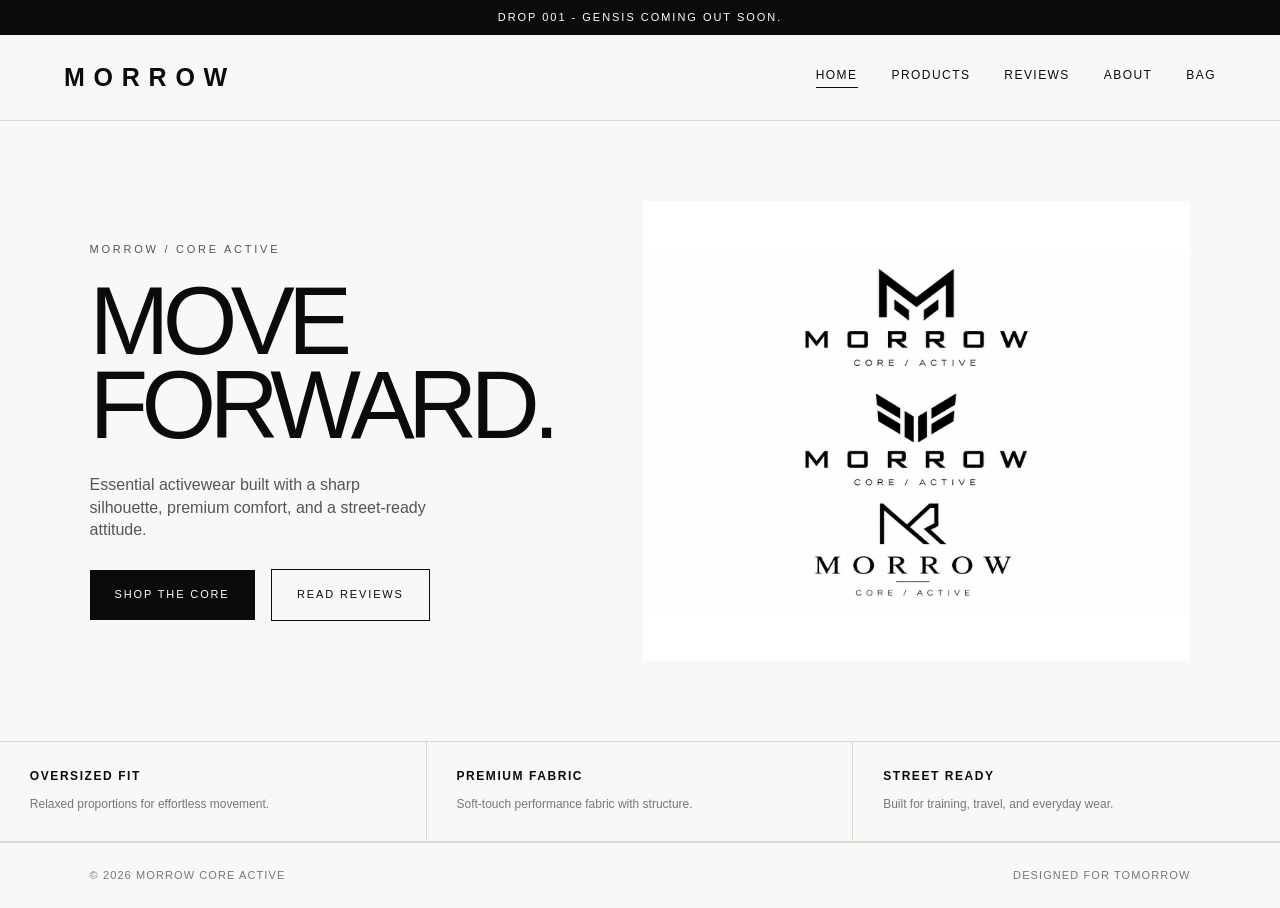
<file: index.html>
<!DOCTYPE html>
<html lang="en">
<head>
  <meta charset="UTF-8" />
  <meta name="viewport" content="width=device-width, initial-scale=1.0" />
  <title>MORROW — Core Active</title>
  <link rel="stylesheet" href="styles.css" />
</head>
<body>
  <div class="announcement">DROP 001 - GENSIS COMING OUT SOON.</div>

  <header>
    <a href="index.html" class="brand">MORROW</a>
    <button class="menu-button" aria-label="Open menu">☰</button>
    <nav>
      <a href="index.html" class="active">Home</a>
      <a href="products.html">Products</a>
      <a href="reviews.html">Reviews</a>
      <a href="about.html">About</a>
      <a href="bag.html">Bag<span class="bag-count" id="bagCount">0</span></a>
    </nav>
  </header>

  <main>
    <section class="hero">
      <div class="hero-copy reveal">
        <div class="eyebrow">Morrow / Core Active</div>
        <h1>Move<br />Forward.</h1>
        <p>Essential activewear built with a sharp silhouette, premium comfort, and a street-ready attitude.</p>
        <a href="products.html" class="button">Shop the core</a>
        <a href="reviews.html" class="button ghost">Read reviews</a>
      </div>
      <div class="hero-image reveal delay-2">
        <img src="[data-uri]" alt="Morrow Core Active logo collection" />
      </div>
    </section>

    <section class="feature-bar">
      <div class="feature reveal"><strong>Oversized fit</strong><span>Relaxed proportions for effortless movement.</span></div>
      <div class="feature reveal delay-1"><strong>Premium fabric</strong><span>Soft-touch performance fabric with structure.</span></div>
      <div class="feature reveal delay-2"><strong>Street ready</strong><span>Built for training, travel, and everyday wear.</span></div>
    </section>
  </main>

  <footer>
    <small>© 2026 Morrow Core Active</small>
    <small>Designed for tomorrow</small>
  </footer>

  <div class="toast" id="toast"></div>
  <script src="script.js"></script>
</body>
</html>
</file>
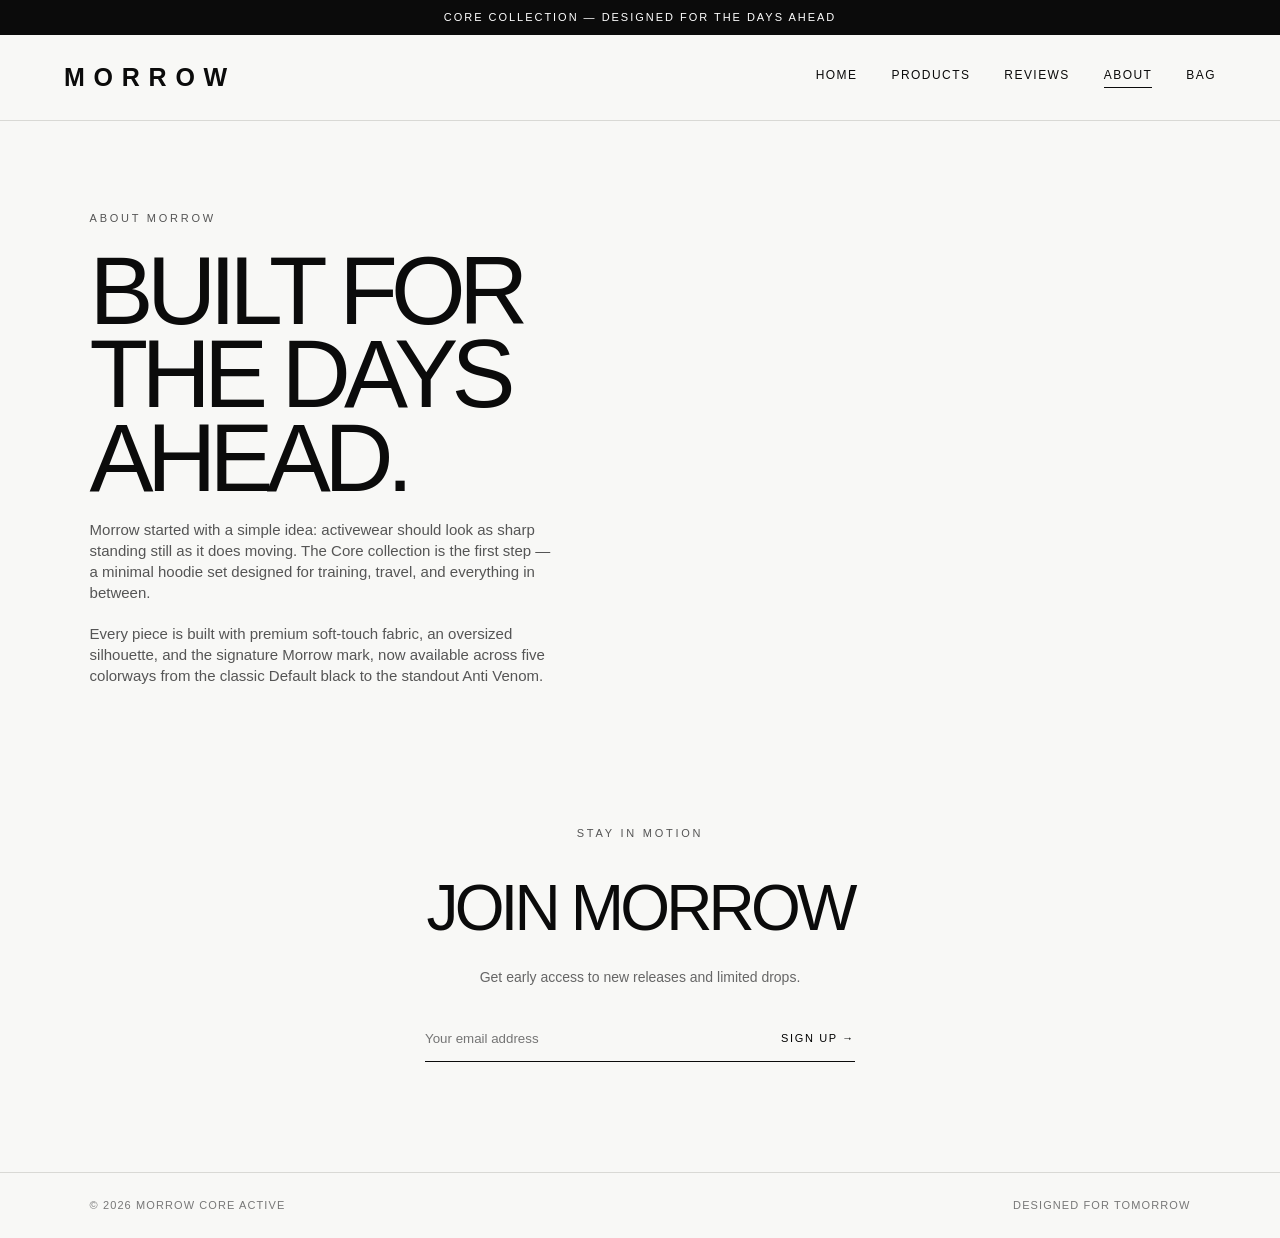
<file: about.html>
<!DOCTYPE html>
<html lang="en">
<head>
  <meta charset="UTF-8" />
  <meta name="viewport" content="width=device-width, initial-scale=1.0" />
  <title>About — MORROW</title>
  <link rel="stylesheet" href="styles.css" />
</head>
<body>
  <div class="announcement">Core collection — designed for the days ahead</div>

  <header>
    <a href="index.html" class="brand">MORROW</a>
    <button class="menu-button" aria-label="Open menu">☰</button>
    <nav>
      <a href="index.html">Home</a>
      <a href="products.html">Products</a>
      <a href="reviews.html">Reviews</a>
      <a href="about.html" class="active">About</a>
      <a href="bag.html">Bag<span class="bag-count" id="bagCount">0</span></a>
    </nav>
  </header>

  <main>
    <section class="about-block reveal">
      <div class="eyebrow">About Morrow</div>
      <h1>Built for the days ahead.</h1>
      <p>Morrow started with a simple idea: activewear should look as sharp standing still as it does moving. The Core collection is the first step — a minimal hoodie set designed for training, travel, and everything in between.</p>
      <p>Every piece is built with premium soft-touch fabric, an oversized silhouette, and the signature Morrow mark, now available across five colorways from the classic Default black to the standout Anti Venom.</p>
    </section>

    <section class="newsletter reveal delay-1">
      <div class="eyebrow">Stay in motion</div>
      <h2>Join Morrow</h2>
      <p>Get early access to new releases and limited drops.</p>
      <form class="signup" id="signupForm">
        <input type="email" placeholder="Your email address" required />
        <button type="submit">Sign up →</button>
      </form>
    </section>
  </main>

  <footer>
    <small>© 2026 Morrow Core Active</small>
    <small>Designed for tomorrow</small>
  </footer>

  <div class="toast" id="toast"></div>
  <script src="script.js"></script>
</body>
</html>
</file>
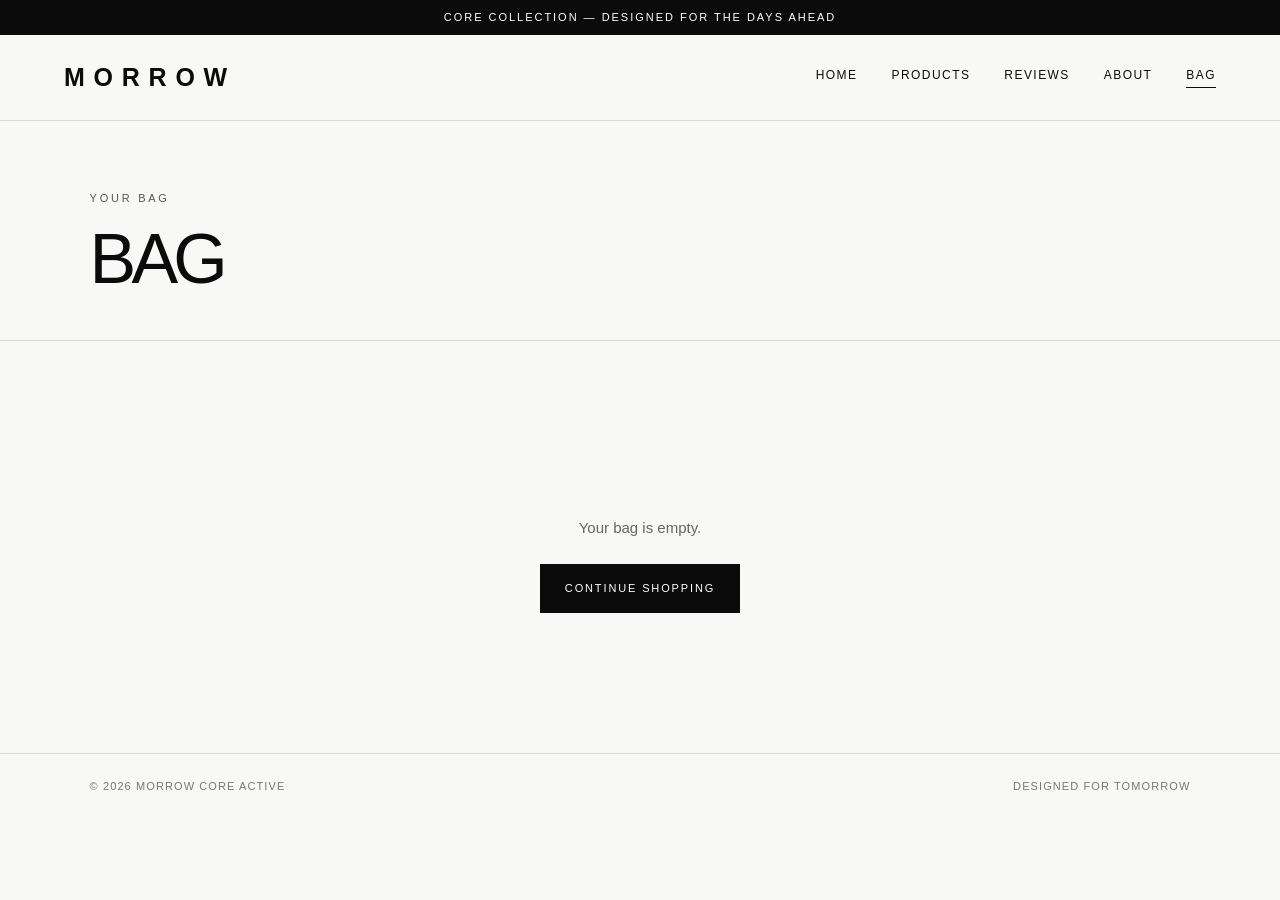
<file: bag.html>
<!DOCTYPE html>
<html lang="en">
<head>
  <meta charset="UTF-8" />
  <meta name="viewport" content="width=device-width, initial-scale=1.0" />
  <title>Your Bag — MORROW</title>
  <link rel="stylesheet" href="styles.css" />
</head>
<body>
  <div class="announcement">Core collection — designed for the days ahead</div>

  <header>
    <a href="index.html" class="brand">MORROW</a>
    <button class="menu-button" aria-label="Open menu">☰</button>
    <nav>
      <a href="index.html">Home</a>
      <a href="products.html">Products</a>
      <a href="reviews.html">Reviews</a>
      <a href="about.html">About</a>
      <a href="bag.html" class="active">Bag<span class="bag-count" id="bagCount">0</span></a>
    </nav>
  </header>

  <main>
    <section class="page-header reveal">
      <div class="eyebrow">Your bag</div>
      <h1>Bag</h1>
    </section>

    <section class="bag-page">
      <div id="bagEmpty" class="bag-empty" style="display:none;">
        <p>Your bag is empty.</p>
        <a href="products.html" class="button">Continue shopping</a>
      </div>

      <div id="bagItems" class="bag-items"></div>

      <div id="bagSummary" class="bag-summary">
        <div class="bag-summary-row">
          <span>Subtotal</span>
          <span id="bagSubtotal">S$0.00</span>
        </div>
        <div class="bag-summary-row">
          <span>Shipping</span>
          <span>Free</span>
        </div>
        <div class="bag-summary-row total">
          <span>Total</span>
          <span id="bagTotal">S$0.00</span>
        </div>
        <a href="checkout.html" id="checkoutLink" class="button" style="text-align:center; margin-top: 10px;">Proceed to checkout</a>
      </div>
    </section>
  </main>

  <footer>
    <small>© 2026 Morrow Core Active</small>
    <small>Designed for tomorrow</small>
  </footer>

  <div class="toast" id="toast"></div>
  <script src="script.js"></script>
</body>
</html>
</file>
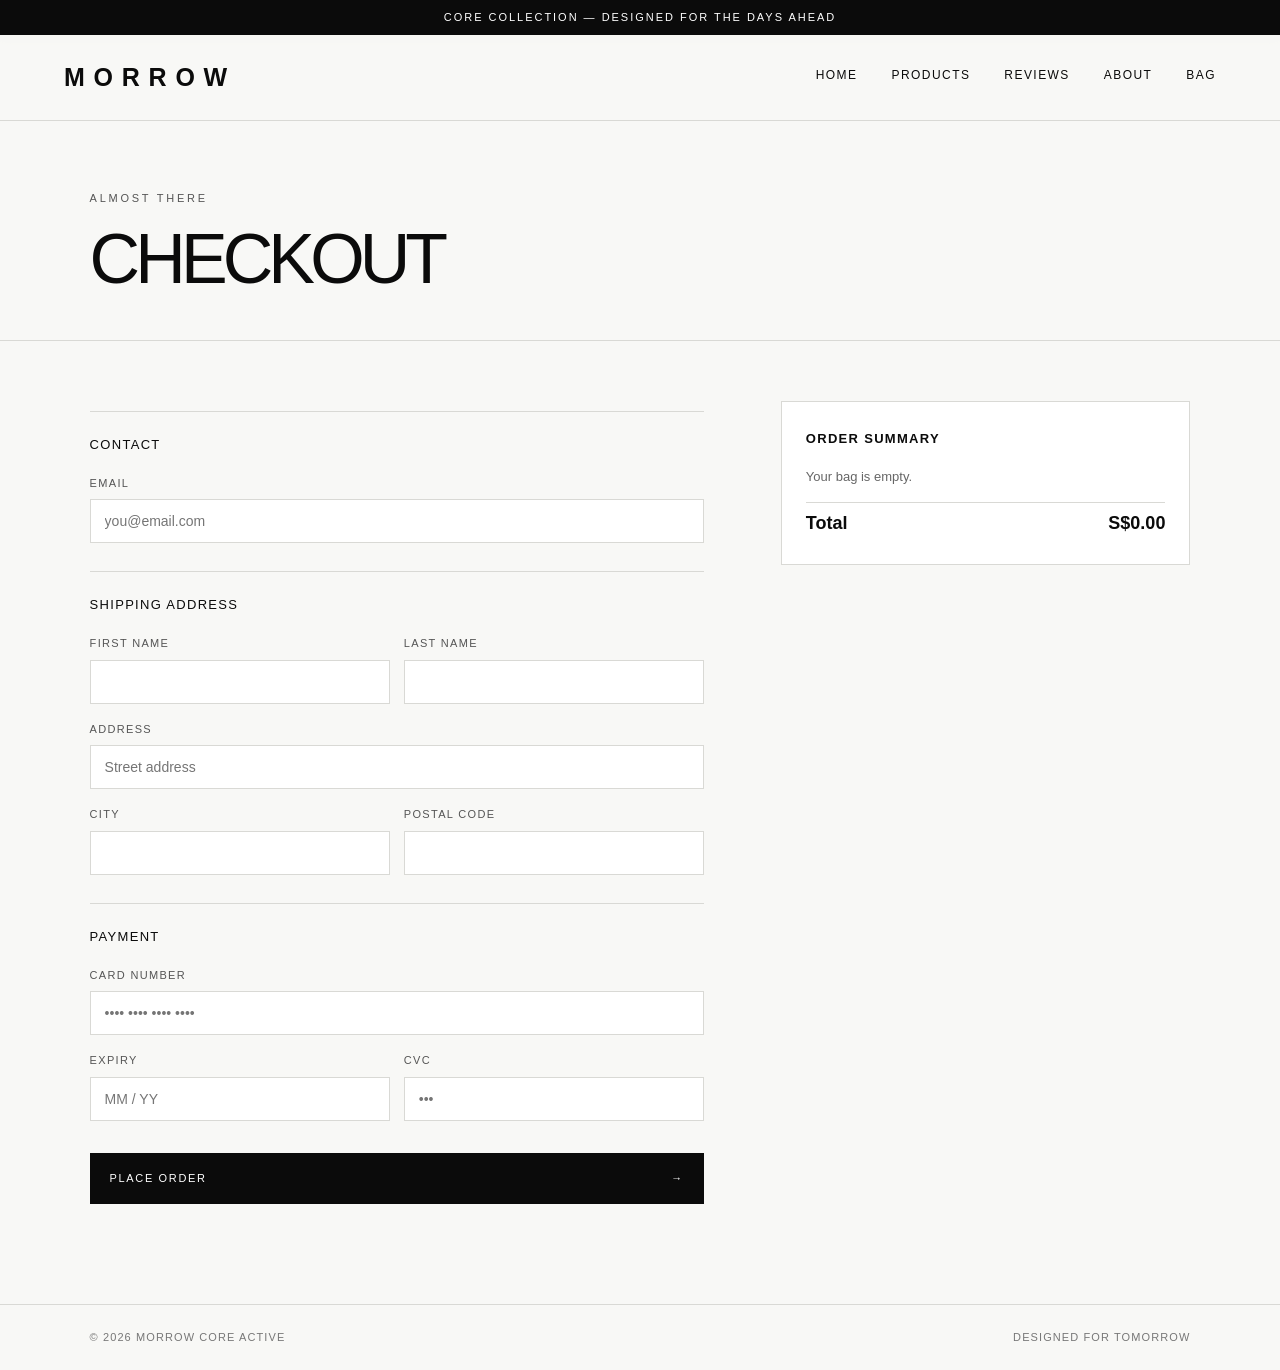
<file: checkout.html>
<!DOCTYPE html>
<html lang="en">
<head>
  <meta charset="UTF-8" />
  <meta name="viewport" content="width=device-width, initial-scale=1.0" />
  <title>Checkout — MORROW</title>
  <link rel="stylesheet" href="styles.css" />
</head>
<body>
  <div class="announcement">Core collection — designed for the days ahead</div>

  <header>
    <a href="index.html" class="brand">MORROW</a>
    <button class="menu-button" aria-label="Open menu">☰</button>
    <nav>
      <a href="index.html">Home</a>
      <a href="products.html">Products</a>
      <a href="reviews.html">Reviews</a>
      <a href="about.html">About</a>
      <a href="bag.html">Bag<span class="bag-count" id="bagCount">0</span></a>
    </nav>
  </header>

  <main>
    <section class="page-header reveal">
      <div class="eyebrow">Almost there</div>
      <h1>Checkout</h1>
    </section>

    <div id="checkoutStep">
      <section class="checkout-grid">
        <form class="checkout-form" id="checkoutForm">
          <div class="form-section-title">Contact</div>
          <div class="form-row">
            <label>Email</label>
            <input type="email" required placeholder="you@email.com" />
          </div>

          <div class="form-section-title">Shipping address</div>
          <div class="form-row two-col">
            <div class="form-row">
              <label>First name</label>
              <input type="text" required />
            </div>
            <div class="form-row">
              <label>Last name</label>
              <input type="text" required />
            </div>
          </div>
          <div class="form-row">
            <label>Address</label>
            <input type="text" required placeholder="Street address" />
          </div>
          <div class="form-row two-col">
            <div class="form-row">
              <label>City</label>
              <input type="text" required />
            </div>
            <div class="form-row">
              <label>Postal code</label>
              <input type="text" required />
            </div>
          </div>

          <div class="form-section-title">Payment</div>
          <div class="form-row">
            <label>Card number</label>
            <input type="text" required placeholder="•••• •••• •••• ••••" inputmode="numeric" maxlength="19" />
          </div>
          <div class="form-row two-col">
            <div class="form-row">
              <label>Expiry</label>
              <input type="text" required placeholder="MM / YY" />
            </div>
            <div class="form-row">
              <label>CVC</label>
              <input type="text" required placeholder="•••" inputmode="numeric" maxlength="4" />
            </div>
          </div>

          <button type="submit" class="bag-button">
            <span>Place order</span>
            <span>→</span>
          </button>
        </form>

        <div class="order-summary reveal delay-1">
          <h3>Order summary</h3>
          <div id="checkoutSummary"></div>
          <div class="bag-summary-row total" style="margin-top: 16px;">
            <span>Total</span>
            <span id="checkoutTotal">S$0.00</span>
          </div>
        </div>
      </section>
    </div>

    <div id="checkoutSuccess" class="checkout-success" style="display:none;">
      <div class="checkmark">✓</div>
      <h1>Order placed</h1>
      <p>Thanks for shopping with Morrow — a confirmation has been sent to your email.</p>
      <a href="index.html" class="button">Back to home</a>
    </div>
  </main>

  <footer>
    <small>© 2026 Morrow Core Active</small>
    <small>Designed for tomorrow</small>
  </footer>

  <div class="toast" id="toast"></div>
  <script src="script.js"></script>
</body>
</html>
</file>
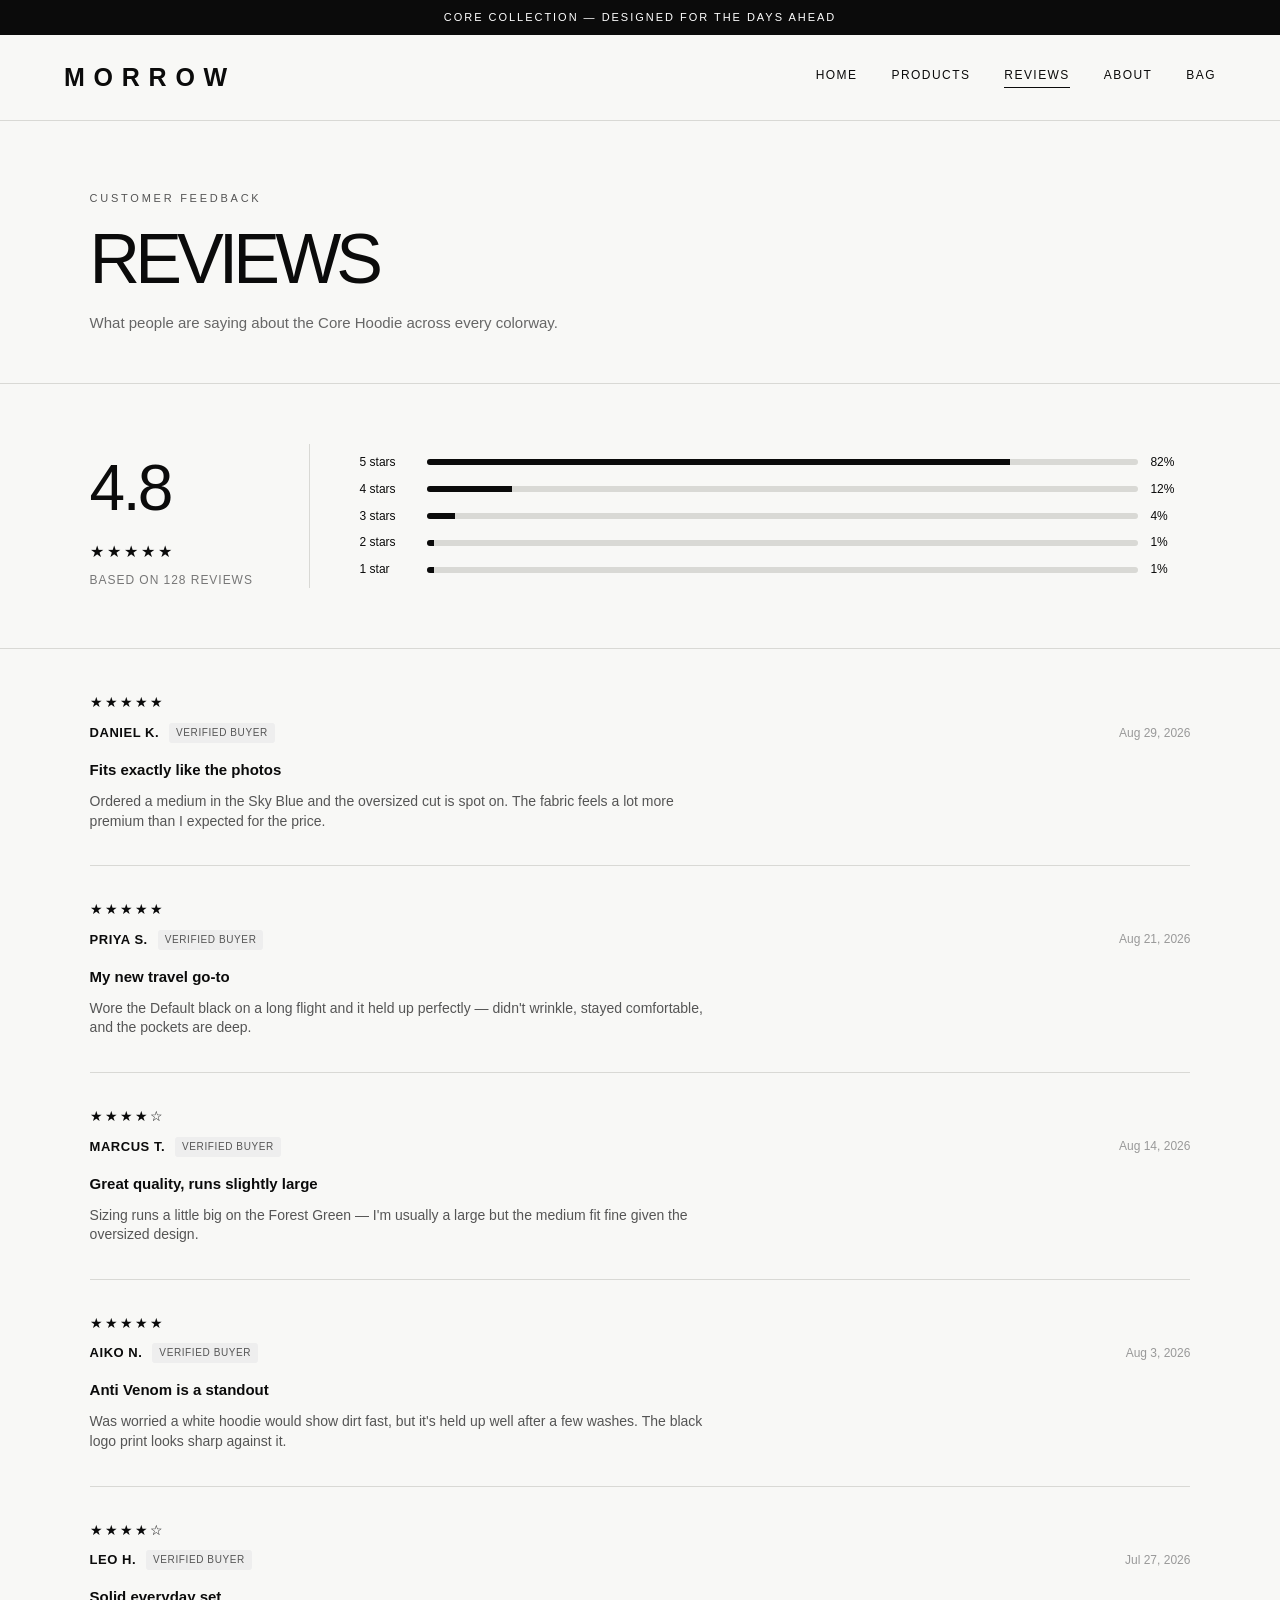
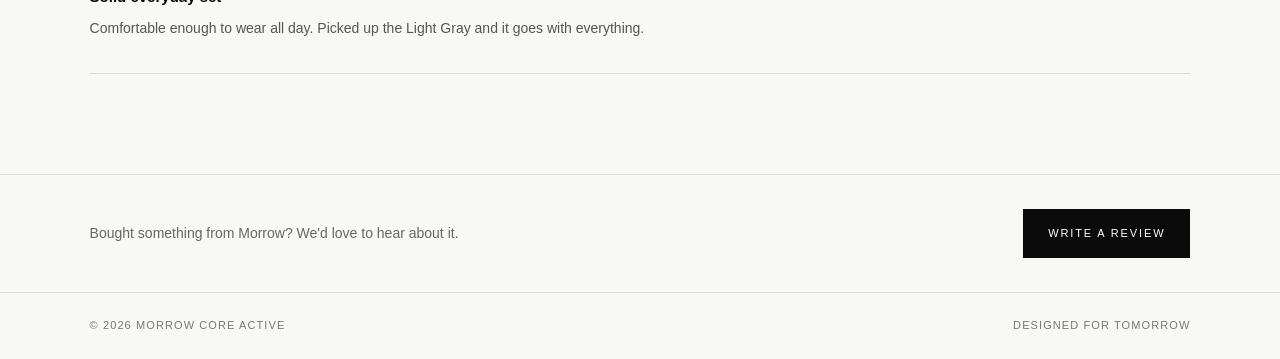
<file: reviews.html>
<!DOCTYPE html>
<html lang="en">
<head>
  <meta charset="UTF-8" />
  <meta name="viewport" content="width=device-width, initial-scale=1.0" />
  <title>Reviews — MORROW</title>
  <link rel="stylesheet" href="styles.css" />
</head>
<body>
  <div class="announcement">Core collection — designed for the days ahead</div>

  <header>
    <a href="index.html" class="brand">MORROW</a>
    <button class="menu-button" aria-label="Open menu">☰</button>
    <nav>
      <a href="index.html">Home</a>
      <a href="products.html">Products</a>
      <a href="reviews.html" class="active">Reviews</a>
      <a href="about.html">About</a>
      <a href="bag.html">Bag<span class="bag-count" id="bagCount">0</span></a>
    </nav>
  </header>

  <main>
    <section class="page-header reveal">
      <div class="eyebrow">Customer feedback</div>
      <h1>Reviews</h1>
      <p>What people are saying about the Core Hoodie across every colorway.</p>
    </section>

    <section class="review-summary">
      <div class="review-score reveal">
        <div class="big">4.8</div>
        <div class="stars">★★★★★</div>
        <div class="count">Based on 128 reviews</div>
      </div>

      <div class="rating-bars reveal delay-1">
        <div class="rating-bar-row">
          <span>5 stars</span>
          <div class="rating-bar-track"><div class="rating-bar-fill" style="--target-width: 82%;"></div></div>
          <span>82%</span>
        </div>
        <div class="rating-bar-row">
          <span>4 stars</span>
          <div class="rating-bar-track"><div class="rating-bar-fill" style="--target-width: 12%;"></div></div>
          <span>12%</span>
        </div>
        <div class="rating-bar-row">
          <span>3 stars</span>
          <div class="rating-bar-track"><div class="rating-bar-fill" style="--target-width: 4%;"></div></div>
          <span>4%</span>
        </div>
        <div class="rating-bar-row">
          <span>2 stars</span>
          <div class="rating-bar-track"><div class="rating-bar-fill" style="--target-width: 1%;"></div></div>
          <span>1%</span>
        </div>
        <div class="rating-bar-row">
          <span>1 star</span>
          <div class="rating-bar-track"><div class="rating-bar-fill" style="--target-width: 1%;"></div></div>
          <span>1%</span>
        </div>
      </div>
    </section>

    <section class="review-list">
      <div class="review-card reveal">
        <div class="stars">★★★★★</div>
        <div class="review-meta">
          <span class="review-name">Daniel K.</span>
          <span class="verified">Verified buyer</span>
          <span class="review-date">Aug 29, 2026</span>
        </div>
        <div class="review-title">Fits exactly like the photos</div>
        <p class="review-body">Ordered a medium in the Sky Blue and the oversized cut is spot on. The fabric feels a lot more premium than I expected for the price.</p>
      </div>

      <div class="review-card reveal delay-1">
        <div class="stars">★★★★★</div>
        <div class="review-meta">
          <span class="review-name">Priya S.</span>
          <span class="verified">Verified buyer</span>
          <span class="review-date">Aug 21, 2026</span>
        </div>
        <div class="review-title">My new travel go-to</div>
        <p class="review-body">Wore the Default black on a long flight and it held up perfectly — didn't wrinkle, stayed comfortable, and the pockets are deep.</p>
      </div>

      <div class="review-card reveal delay-2">
        <div class="stars">★★★★☆</div>
        <div class="review-meta">
          <span class="review-name">Marcus T.</span>
          <span class="verified">Verified buyer</span>
          <span class="review-date">Aug 14, 2026</span>
        </div>
        <div class="review-title">Great quality, runs slightly large</div>
        <p class="review-body">Sizing runs a little big on the Forest Green — I'm usually a large but the medium fit fine given the oversized design.</p>
      </div>

      <div class="review-card reveal delay-3">
        <div class="stars">★★★★★</div>
        <div class="review-meta">
          <span class="review-name">Aiko N.</span>
          <span class="verified">Verified buyer</span>
          <span class="review-date">Aug 3, 2026</span>
        </div>
        <div class="review-title">Anti Venom is a standout</div>
        <p class="review-body">Was worried a white hoodie would show dirt fast, but it's held up well after a few washes. The black logo print looks sharp against it.</p>
      </div>

      <div class="review-card reveal delay-4">
        <div class="stars">★★★★☆</div>
        <div class="review-meta">
          <span class="review-name">Leo H.</span>
          <span class="verified">Verified buyer</span>
          <span class="review-date">Jul 27, 2026</span>
        </div>
        <div class="review-title">Solid everyday set</div>
        <p class="review-body">Comfortable enough to wear all day. Picked up the Light Gray and it goes with everything.</p>
      </div>
    </section>

    <div class="write-review reveal">
      <p>Bought something from Morrow? We'd love to hear about it.</p>
      <a href="about.html" class="button">Write a review</a>
    </div>
  </main>

  <footer>
    <small>© 2026 Morrow Core Active</small>
    <small>Designed for tomorrow</small>
  </footer>

  <div class="toast" id="toast"></div>
  <script src="script.js"></script>
</body>
</html>
</file>
<file: styles.css>
:root {
  --black: #0b0b0b;
  --white: #f8f8f6;
  --line: #d9d9d5;
}

* { box-sizing: border-box; margin: 0; padding: 0; }

html { scroll-behavior: smooth; }

body {
  background: var(--white);
  color: var(--black);
  font-family: Arial, Helvetica, sans-serif;
  line-height: 1.4;
  animation: pageFadeIn 0.5s ease;
}

@keyframes pageFadeIn {
  from { opacity: 0; }
  to { opacity: 1; }
}

a { color: inherit; text-decoration: none; }
button { border: 0; cursor: pointer; font: inherit; }

/* ---------- Fade-in-on-scroll ---------- */
.reveal {
  opacity: 0;
  transform: translateY(36px);
  transition: opacity 0.8s ease, transform 0.8s ease;
}
.reveal.in-view {
  opacity: 1;
  transform: translateY(0);
}
.reveal.delay-1 { transition-delay: 0.08s; }
.reveal.delay-2 { transition-delay: 0.16s; }
.reveal.delay-3 { transition-delay: 0.24s; }
.reveal.delay-4 { transition-delay: 0.32s; }
.reveal.delay-5 { transition-delay: 0.4s; }

/* ---------- Announcement ---------- */
.announcement {
  background: var(--black);
  color: white;
  font-size: 11px;
  letter-spacing: 0.18em;
  padding: 10px 5%;
  text-align: center;
  text-transform: uppercase;
}

/* ---------- Header / nav ---------- */
header {
  align-items: center;
  border-bottom: 1px solid var(--line);
  display: flex;
  justify-content: space-between;
  padding: 25px 5%;
  position: sticky;
  top: 0;
  background: rgba(248,248,246,0.92);
  backdrop-filter: blur(6px);
  z-index: 50;
  transition: box-shadow 0.3s ease;
}

.brand {
  font-size: 25px;
  font-weight: 700;
  letter-spacing: 0.35em;
  transition: opacity 0.2s ease;
}
.brand:hover { opacity: 0.6; }

nav { display: flex; gap: 34px; font-size: 12px; letter-spacing: 0.12em; text-transform: uppercase; }

nav a {
  position: relative;
  padding-bottom: 4px;
}

nav a::after {
  content: "";
  position: absolute;
  left: 0;
  bottom: 0;
  width: 0%;
  height: 1px;
  background: var(--black);
  transition: width 0.25s ease;
}

nav a:hover::after,
nav a.active::after {
  width: 100%;
}

.menu-button { background: transparent; display: none; font-size: 22px; }

/* ---------- Buttons ---------- */
.button {
  background: var(--black);
  color: white;
  display: inline-block;
  font-size: 11px;
  letter-spacing: 0.17em;
  padding: 17px 25px;
  text-transform: uppercase;
  transition: background 0.25s ease, transform 0.25s ease, box-shadow 0.25s ease;
}
.button:hover {
  background: #333;
  transform: translateY(-3px);
  box-shadow: 0 10px 22px rgba(0,0,0,0.18);
}
.button.ghost {
  background: transparent;
  border: 1px solid var(--black);
  color: var(--black);
  margin-left: 12px;
}
.button.ghost:hover { background: var(--black); color: white; }

/* ---------- Hero ---------- */
.hero {
  align-items: center;
  display: grid;
  gap: 7vw;
  grid-template-columns: 0.9fr 1.1fr;
  min-height: 620px;
  padding: 70px 7%;
  overflow: hidden;
}
.hero-copy { max-width: 490px; }
.eyebrow {
  color: #555;
  font-size: 11px;
  letter-spacing: 0.25em;
  margin-bottom: 22px;
  text-transform: uppercase;
}
h1 {
  font-size: clamp(50px, 7.5vw, 104px);
  font-weight: 500;
  letter-spacing: -0.07em;
  line-height: 0.87;
  text-transform: uppercase;
}
.hero-copy p { color: #555; font-size: 16px; margin: 28px 0; max-width: 340px; }

.hero-image {
  align-items: center;
  background: #fff;
  display: flex;
  justify-content: center;
  min-height: 460px;
  overflow: hidden;
}
.hero-image img {
  height: 100%;
  max-height: 540px;
  object-fit: contain;
  width: 100%;
  transition: transform 0.6s ease;
}
.hero-image:hover img { transform: scale(1.035); }

/* ---------- Feature bar ---------- */
.feature-bar {
  border-bottom: 1px solid var(--line);
  border-top: 1px solid var(--line);
  display: grid;
  grid-template-columns: repeat(3, 1fr);
}
.feature {
  border-right: 1px solid var(--line);
  padding: 26px 7%;
  transition: background 0.25s ease;
}
.feature:hover { background: #f1f1ef; }
.feature:last-child { border-right: 0; }
.feature strong { display: block; font-size: 12px; letter-spacing: 0.13em; margin-bottom: 7px; text-transform: uppercase; }
.feature span { color: #777; font-size: 12px; }

/* ---------- Page header ---------- */
.page-header { border-bottom: 1px solid var(--line); padding: 70px 7% 50px; }
.page-header h1 { font-size: clamp(40px, 6vw, 70px); }
.page-header p { color: #666; font-size: 15px; margin-top: 22px; max-width: 480px; }

/* ---------- Product ---------- */
.product {
  display: grid;
  gap: 7vw;
  grid-template-columns: 1.15fr 0.85fr;
  padding: 90px 7%;
}
.product-visual {
  background: #fff;
  min-height: 570px;
  overflow: hidden;
  position: relative;
}
.product-visual img {
  height: 100%;
  object-fit: contain;
  width: 100%;
  opacity: 1;
  transition: opacity 0.35s ease;
}
.product-visual img.fading { opacity: 0; }

.product-info { align-self: center; max-width: 450px; }
.product-info h2 {
  font-size: clamp(32px, 5vw, 58px);
  font-weight: 500;
  letter-spacing: -0.06em;
  line-height: 0.95;
  margin-bottom: 18px;
  text-transform: uppercase;
}
.price {
  font-size: 20px;
  margin-bottom: 24px;
  transition: opacity 0.2s ease, transform 0.2s ease;
}
.price.bump { transform: scale(1.08); }

.rating-line { align-items: center; display: flex; gap: 10px; margin-bottom: 22px; }
.rating-line .stars { color: var(--black); font-size: 14px; letter-spacing: 2px; }
.rating-line a { color: #666; font-size: 12px; text-decoration: underline; }

.description { color: #666; font-size: 15px; margin-bottom: 30px; max-width: 390px; }
.label { display: block; font-size: 11px; letter-spacing: 0.17em; margin-bottom: 13px; text-transform: uppercase; }

.colors { display: flex; gap: 12px; margin-bottom: 12px; }
.color {
  border: 1px solid var(--line);
  border-radius: 50%;
  height: 36px;
  width: 36px;
  padding: 0;
  position: relative;
  transition: transform 0.2s ease, box-shadow 0.2s ease;
}
.color:hover { transform: translateY(-3px) scale(1.05); }
.color.active {
  box-shadow: 0 0 0 2px var(--white), 0 0 0 3px var(--black);
}
.color.white-swatch { border: 1px solid #ccc; }
.color-name { color: #666; font-size: 12px; margin-bottom: 26px; margin-top: -4px; }

.sizes { display: flex; gap: 8px; margin-bottom: 28px; }
.size {
  background: transparent;
  border: 1px solid var(--line);
  min-width: 48px;
  padding: 13px 10px;
  transition: all 0.2s ease;
}
.size:hover { transform: translateY(-2px); }
.size.active { background: var(--black); border-color: var(--black); color: white; }

.bag-button {
  align-items: center;
  background: var(--black);
  color: white;
  display: flex;
  font-size: 11px;
  justify-content: space-between;
  letter-spacing: 0.15em;
  padding: 18px 20px;
  text-transform: uppercase;
  width: 100%;
  transition: background 0.25s ease, transform 0.15s ease;
}
.bag-button:hover { background: #333; }
.bag-button:active { transform: scale(0.98); }
.bag-button span:last-child { transition: transform 0.25s ease; }
.bag-button:hover span:last-child { transform: translateX(5px); }

/* ---------- Details ---------- */
.details {
  background: var(--black);
  color: white;
  display: grid;
  gap: 70px;
  grid-template-columns: 0.7fr 1fr;
  padding: 100px 7%;
}
.details h2 { font-size: clamp(42px, 6vw, 82px); font-weight: 400; letter-spacing: -0.07em; line-height: 0.9; text-transform: uppercase; }
.details-copy { align-self: center; display: grid; gap: 30px; }
.detail-row {
  border-top: 1px solid #444;
  display: grid;
  gap: 20px;
  grid-template-columns: 150px 1fr;
  padding-top: 18px;
  transition: padding-left 0.25s ease;
}
.detail-row:hover { padding-left: 8px; }
.detail-row strong { font-size: 11px; letter-spacing: 0.16em; text-transform: uppercase; }
.detail-row span { color: #b7b7b7; font-size: 14px; }

/* ---------- Reviews ---------- */
.review-summary {
  align-items: center;
  border-bottom: 1px solid var(--line);
  display: grid;
  gap: 50px;
  grid-template-columns: 220px 1fr;
  padding: 60px 7%;
}
.review-score { border-right: 1px solid var(--line); padding-right: 50px; }
.review-score .big { font-size: 64px; font-weight: 500; letter-spacing: -0.04em; }
.review-score .stars { color: var(--black); font-size: 16px; letter-spacing: 3px; margin: 8px 0; }
.review-score .count { color: #777; font-size: 12px; letter-spacing: 0.08em; text-transform: uppercase; }

.rating-bars { display: grid; gap: 10px; }
.rating-bar-row { align-items: center; display: grid; gap: 12px; grid-template-columns: 55px 1fr 40px; font-size: 12px; }
.rating-bar-track { background: var(--line); height: 6px; overflow: hidden; border-radius: 3px; }
.rating-bar-fill {
  background: var(--black);
  height: 100%;
  width: 0%;
  transition: width 1.1s cubic-bezier(0.22,0.9,0.3,1);
}
.rating-bar-fill.filled { width: var(--target-width); }

.review-list { display: grid; gap: 0; padding: 10px 7% 100px; }
.review-card {
  border-bottom: 1px solid var(--line);
  display: grid;
  gap: 6px;
  padding: 34px 0;
  transition: transform 0.25s ease, background 0.25s ease;
}
.review-card:hover { background: #f6f6f4; transform: translateX(4px); }
.review-card .stars { color: var(--black); font-size: 14px; letter-spacing: 2px; }
.review-card .review-meta { align-items: center; display: flex; gap: 10px; margin-top: 4px; }
.review-card .review-name { font-size: 13px; font-weight: bold; letter-spacing: 0.04em; text-transform: uppercase; }
.review-card .verified { background: #eee; border-radius: 3px; color: #555; font-size: 10px; letter-spacing: 0.06em; padding: 3px 7px; text-transform: uppercase; }
.review-card .review-date { color: #999; font-size: 12px; margin-left: auto; }
.review-card .review-title { font-size: 15px; font-weight: bold; margin-top: 10px; }
.review-card .review-body { color: #555; font-size: 14px; margin-top: 6px; max-width: 640px; }

.write-review { align-items: center; border-top: 1px solid var(--line); display: flex; justify-content: space-between; padding: 34px 7%; }
.write-review p { color: #666; font-size: 14px; }

/* ---------- About ---------- */
.about-block { padding: 90px 7% 50px; max-width: 650px; }
.about-block p { color: #555; font-size: 15px; margin-top: 20px; }

.newsletter { padding: 90px 7% 110px; text-align: center; }
.newsletter h2 { font-size: clamp(35px, 5vw, 65px); font-weight: 400; letter-spacing: -0.06em; margin-bottom: 15px; text-transform: uppercase; }
.newsletter p { color: #666; font-size: 14px; margin: 0 auto 28px; }

.signup { border-bottom: 1px solid var(--black); display: flex; margin: auto; max-width: 430px; transition: border-color 0.25s ease; }
.signup:focus-within { border-color: #666; }
.signup input { background: transparent; border: 0; flex: 1; outline: 0; padding: 15px 0; }
.signup button {
  background: transparent;
  font-size: 11px;
  letter-spacing: 0.15em;
  text-transform: uppercase;
  transition: transform 0.2s ease;
}
.signup button:hover { transform: translateX(4px); }

/* ---------- Footer ---------- */
footer {
  align-items: center;
  border-top: 1px solid var(--line);
  display: flex;
  justify-content: space-between;
  padding: 25px 7%;
}
footer small { color: #777; font-size: 11px; letter-spacing: 0.1em; text-transform: uppercase; }

/* ---------- Toast ---------- */
.toast {
  background: var(--black);
  bottom: 25px;
  color: white;
  font-size: 12px;
  left: 50%;
  letter-spacing: 0.08em;
  opacity: 0;
  padding: 15px 20px;
  pointer-events: none;
  position: fixed;
  text-transform: uppercase;
  transform: translate(-50%, 20px);
  transition: all 0.3s ease;
  z-index: 60;
}
.toast.show { opacity: 1; transform: translate(-50%, 0); }

/* ---------- Cart badge ---------- */
.bag-count {
  background: var(--black);
  border-radius: 50%;
  color: white;
  display: inline-flex;
  align-items: center;
  justify-content: center;
  font-size: 10px;
  height: 16px;
  width: 16px;
  margin-left: 5px;
  transition: transform 0.2s ease;
}
.bag-count.bump { transform: scale(1.3); }

/* ---------- Bag page ---------- */
.bag-page { padding: 60px 7% 40px; }
.bag-empty { padding: 100px 7%; text-align: center; }
.bag-empty p { color: #666; font-size: 15px; margin: 16px 0 26px; }

.bag-items { display: grid; gap: 0; margin-bottom: 40px; }
.bag-item {
  border-bottom: 1px solid var(--line);
  display: grid;
  grid-template-columns: 110px 1fr auto;
  gap: 22px;
  align-items: center;
  padding: 26px 0;
  transition: background 0.25s ease;
}
.bag-item:hover { background: #f6f6f4; }
.bag-item img { width: 110px; height: 110px; object-fit: contain; background: white; border: 1px solid var(--line); }
.bag-item-info h3 { font-size: 15px; text-transform: uppercase; letter-spacing: 0.03em; margin-bottom: 6px; }
.bag-item-info .meta { color: #777; font-size: 12px; margin-bottom: 10px; }
.bag-item-info .unit-price { color: #444; font-size: 13px; }

.qty-control { display: flex; align-items: center; gap: 10px; margin-top: 10px; }
.qty-control button {
  border: 1px solid var(--line);
  width: 26px;
  height: 26px;
  font-size: 14px;
  transition: background 0.2s ease;
}
.qty-control button:hover { background: var(--black); color: white; }
.qty-control span { min-width: 18px; text-align: center; font-size: 13px; }

.bag-item-right { text-align: right; }
.bag-item-right .line-total { font-size: 15px; margin-bottom: 10px; }
.remove-item { color: #999; font-size: 11px; letter-spacing: 0.06em; text-transform: uppercase; text-decoration: underline; transition: color 0.2s ease; }
.remove-item:hover { color: var(--black); }

.bag-summary {
  border-top: 1px solid var(--black);
  padding-top: 26px;
  margin-left: auto;
  max-width: 340px;
  display: grid;
  gap: 10px;
}
.bag-summary-row { display: flex; justify-content: space-between; font-size: 14px; color: #555; }
.bag-summary-row.total { color: var(--black); font-size: 18px; font-weight: bold; padding-top: 8px; border-top: 1px solid var(--line); }

/* ---------- Checkout page ---------- */
.checkout-grid {
  display: grid;
  grid-template-columns: 1.2fr 0.8fr;
  gap: 6vw;
  padding: 60px 7% 100px;
  align-items: start;
}
.checkout-form { display: grid; gap: 18px; }
.form-row { display: grid; gap: 8px; }
.form-row.two-col { grid-template-columns: 1fr 1fr; display: grid; gap: 14px; }
.form-row label { font-size: 11px; letter-spacing: 0.12em; text-transform: uppercase; color: #555; }
.form-row input {
  border: 1px solid var(--line);
  padding: 13px 14px;
  font-size: 14px;
  outline: 0;
  transition: border-color 0.2s ease;
  background: white;
}
.form-row input:focus { border-color: var(--black); }
.form-section-title { font-size: 13px; letter-spacing: 0.1em; text-transform: uppercase; margin: 10px 0 4px; border-top: 1px solid var(--line); padding-top: 24px; }
.checkout-form .bag-button { margin-top: 14px; }

.order-summary {
  border: 1px solid var(--line);
  padding: 28px 24px;
  background: #fff;
}
.order-summary h3 { font-size: 13px; letter-spacing: 0.1em; text-transform: uppercase; margin-bottom: 20px; }
.order-line { display: flex; justify-content: space-between; gap: 14px; font-size: 13px; color: #444; padding: 10px 0; border-bottom: 1px solid var(--line); }
.order-line .oname { color: var(--black); }

.checkout-success { text-align: center; padding: 120px 7%; }
.checkout-success .checkmark {
  width: 64px; height: 64px; border-radius: 50%; border: 2px solid var(--black);
  display: flex; align-items: center; justify-content: center; margin: 0 auto 26px;
  font-size: 28px; animation: popIn 0.5s ease;
}
@keyframes popIn {
  0% { transform: scale(0); opacity: 0; }
  70% { transform: scale(1.15); }
  100% { transform: scale(1); opacity: 1; }
}
.checkout-success p { color: #666; font-size: 15px; margin: 14px 0 30px; }

@media (max-width: 760px) {
  .checkout-grid { grid-template-columns: 1fr; padding-left: 5%; padding-right: 5%; }
  .bag-item { grid-template-columns: 80px 1fr; }
  .bag-item img { width: 80px; height: 80px; }
  .bag-item-right { grid-column: 1 / -1; text-align: left; display: flex; justify-content: space-between; align-items: center; }
  .bag-page { padding-left: 5%; padding-right: 5%; }
  .form-row.two-col { grid-template-columns: 1fr; }
}

@media (max-width: 760px) {
  header { padding: 20px 5%; }
  .brand { font-size: 20px; }
  .menu-button { display: block; }
  nav {
    background: var(--white);
    border-bottom: 1px solid var(--line);
    display: none;
    flex-direction: column;
    gap: 20px;
    left: 0;
    padding: 25px 5%;
    position: absolute;
    right: 0;
    top: 100%;
  }
  nav.open { display: flex; }
  .hero, .product, .details, .review-summary { grid-template-columns: 1fr; }
  .hero { min-height: auto; padding: 70px 5%; }
  .hero-image { min-height: 340px; order: -1; }
  .feature-bar { grid-template-columns: 1fr; }
  .feature { border-bottom: 1px solid var(--line); border-right: 0; }
  .feature:last-child { border-bottom: 0; }
  .product, .page-header, .review-summary, .review-list, .write-review, .about-block {
    padding-left: 5%;
    padding-right: 5%;
  }
  .product-visual { min-height: 400px; }
  .details { gap: 45px; padding: 75px 5%; }
  .detail-row { grid-template-columns: 1fr; gap: 8px; }
  .review-score { border-right: 0; padding-right: 0; }
  .newsletter { padding: 80px 5%; }
  footer { align-items: flex-start; flex-direction: column; gap: 12px; padding: 25px 5%; }
  .write-review { flex-direction: column; gap: 16px; align-items: flex-start; }
}
</file>
